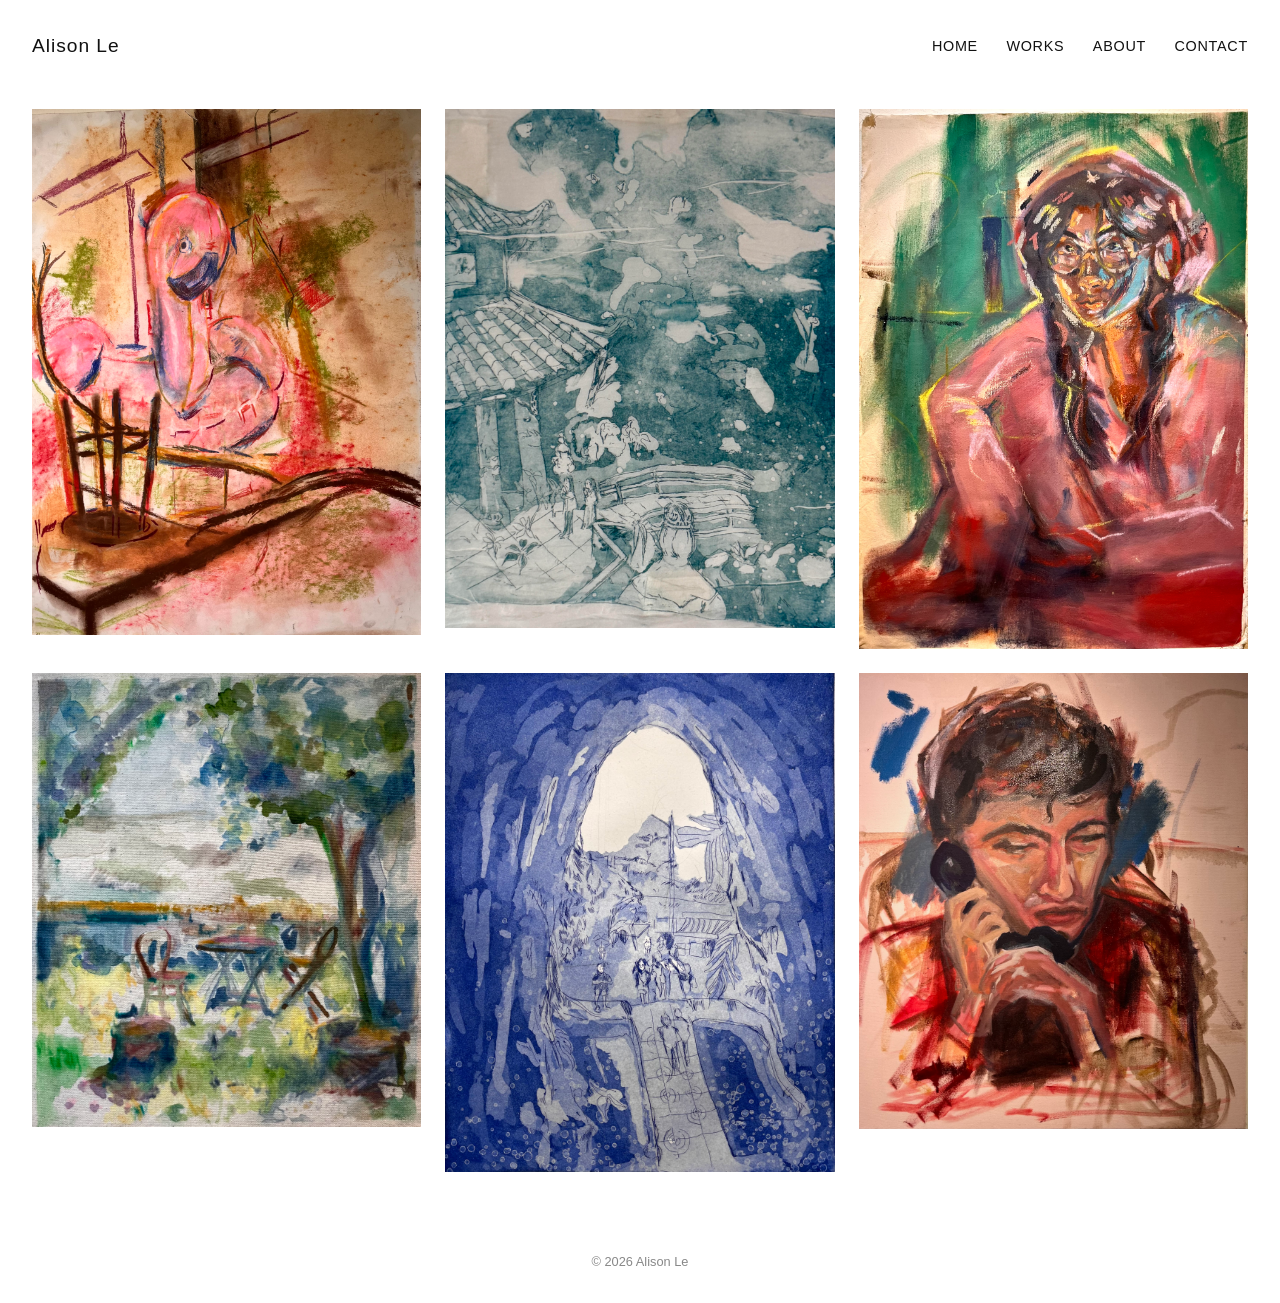
<file: index.html>
<!DOCTYPE html>
<html lang="en">
<head>
  <meta charset="UTF-8">
  <meta name="viewport" content="width=device-width, initial-scale=1.0">
  <meta http-equiv="Cache-Control" content="no-cache, no-store, must-revalidate">
  <meta http-equiv="Pragma" content="no-cache">
  <meta http-equiv="Expires" content="0">
  <title>Alison Le Artist Portfolio</title>
  <link rel="stylesheet" href="css/style.css">
</head>
<body>
  <header>
    <h1 class="site-title">Alison Le</h1>
    <nav>
      <a href="index.html">Home</a>
      <a href="works.html">Works</a>
      <a href="about.html">About</a>
      <a href="mailto:alisonle2046@gmail.com">Contact</a>
    </nav>
  </header>

  <main class="gallery-grid">
    <div class="gallery-item" id="work-flamingo">
      <img src="alisons-art/home-page/flamingo thing.jpg" alt="Flamingo floatie on table" title="Flamingo floatie on table">
    </div>
    <div class="gallery-item" id="work-temple">
      <img src="alisons-art/home-page/temple_vietnam.jpg" alt="Beautiful Temple in the Mountains of Vietnam" title="Beautiful Temple in the Mountains of Vietnam">
    </div>
    <div class="gallery-item" id="work-1321">
      <img src="alisons-art/home-page/IMG_1321.jpg" alt="Portrait of Girl" title="Portrait of Girl">
    </div>
    <div class="gallery-item" id="work-1324">
      <img src="alisons-art/home-page/IMG_1324.jpg" alt="Two chairs and a table by the lake" title="Two chairs and a table by the lake">
    </div>
    <div class="gallery-item" id="work-1327">
      <img src="alisons-art/home-page/IMG_1327.jpg" alt="Cave in Da Nang, Vietnam" title="Cave in Da Nang, Vietnam">
    </div>
    <div class="gallery-item" id="work-1329">
      <img src="alisons-art/home-page/IMG_1329.jpg" alt="Boy calling someone" title="Boy calling someone">
    </div>
  </main>

  <footer>
    <p>&copy; 2026 Alison Le</p>
  </footer>

  <script>
    fetch('works.csv')
      .then(res => res.text())
      .then(csv => {
        const lines = csv.trim().split('\n');
        const headers = lines[0].split(',');
        for (let i = 1; i < lines.length; i++) {
          const vals = lines[i].split(',');
          const entry = {};
          headers.forEach((h, idx) => { entry[h.trim()] = vals[idx] ? vals[idx].trim() : ''; });
          if (entry.title) {
            const el = document.getElementById(entry.id);
            if (el) {
              const img = el.querySelector('img');
              if (img) {
                img.alt = entry.title;
                img.title = entry.title;
              }
            }
          }
        }
      });
  </script>
</html>
</file>
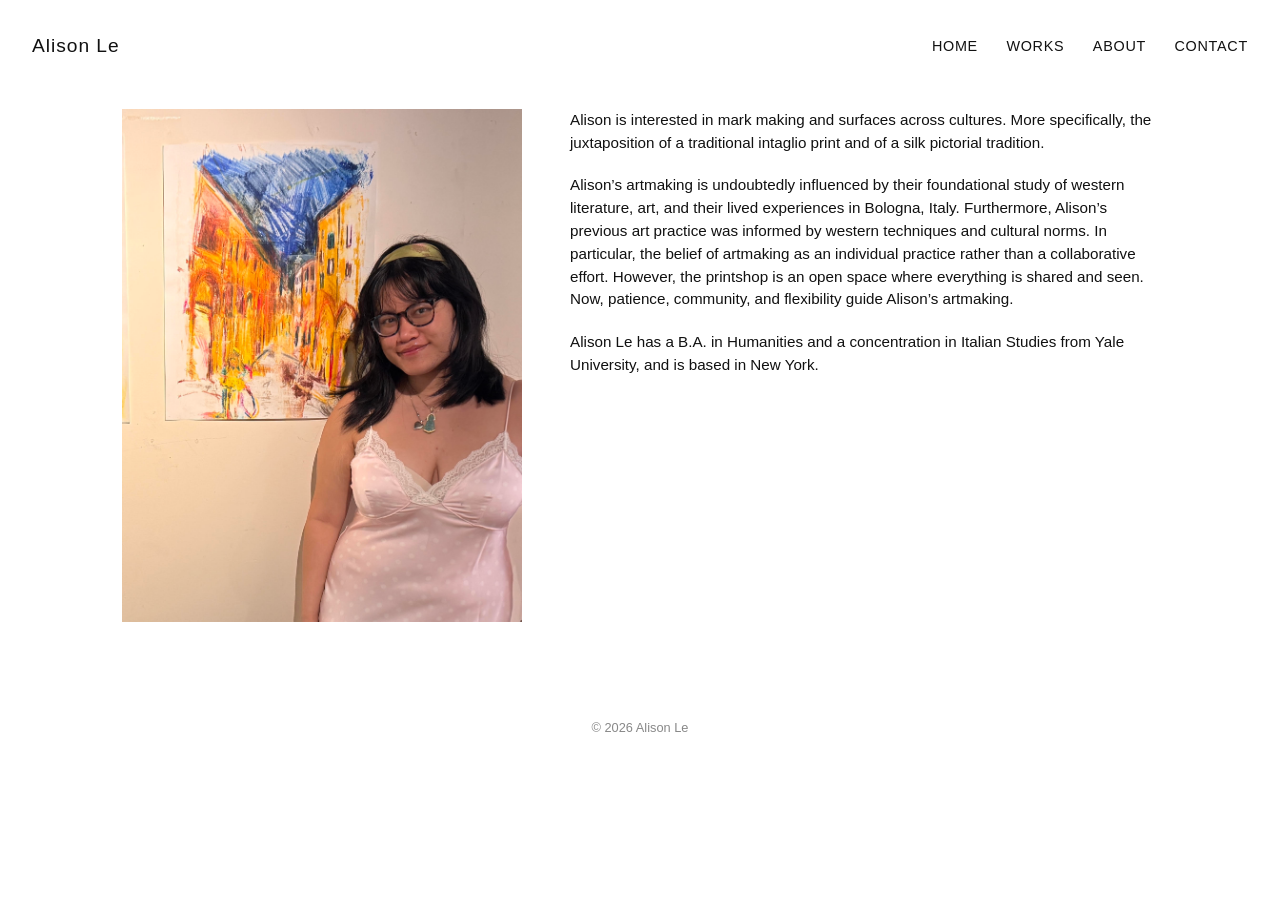
<file: about.html>
<!DOCTYPE html>
<html lang="en">
<head>
  <meta charset="UTF-8">
  <meta name="viewport" content="width=device-width, initial-scale=1.0">
  <meta http-equiv="Cache-Control" content="no-cache, no-store, must-revalidate">
  <meta http-equiv="Pragma" content="no-cache">
  <meta http-equiv="Expires" content="0">
  <title>Alison Le Info</title>
  <link rel="stylesheet" href="css/style.css">
</head>
<body>
  <header>
    <h1 class="site-title">Alison Le</h1>
    <nav>
      <a href="index.html">Home</a>
      <a href="works.html">Works</a>
      <a href="about.html">About</a>
      <a href="mailto:alisonle2046@gmail.com">Contact</a>
    </nav>
  </header>

  <main class="info-page">
    <div class="info-image">
      <img src="alisons-art/alison-headshot.jpg" alt="Alison Le headshot">
    </div>

    <div class="info-text">
      <p>Alison is interested in mark making and surfaces across cultures. More specifically, the juxtaposition of a traditional intaglio print and of a silk pictorial tradition.</p>
      <p> Alison&rsquo;s artmaking is undoubtedly influenced by their foundational study of western literature, art, and their lived experiences in Bologna, Italy. Furthermore, Alison&rsquo;s previous art practice was informed by western techniques and cultural norms. In particular, the belief of artmaking as an individual practice rather than a collaborative effort. However, the printshop is an open space where everything is shared and seen. Now, patience, community, and flexibility guide Alison&rsquo;s artmaking.</p>
      <p>Alison Le has a B.A. in Humanities and a concentration in Italian Studies from Yale University, and is based in New York.</p>
    </div>
  </main>

  <footer>
    <p>&copy; 2026 Alison Le</p>
  </footer>
</body>
</html>
</file>
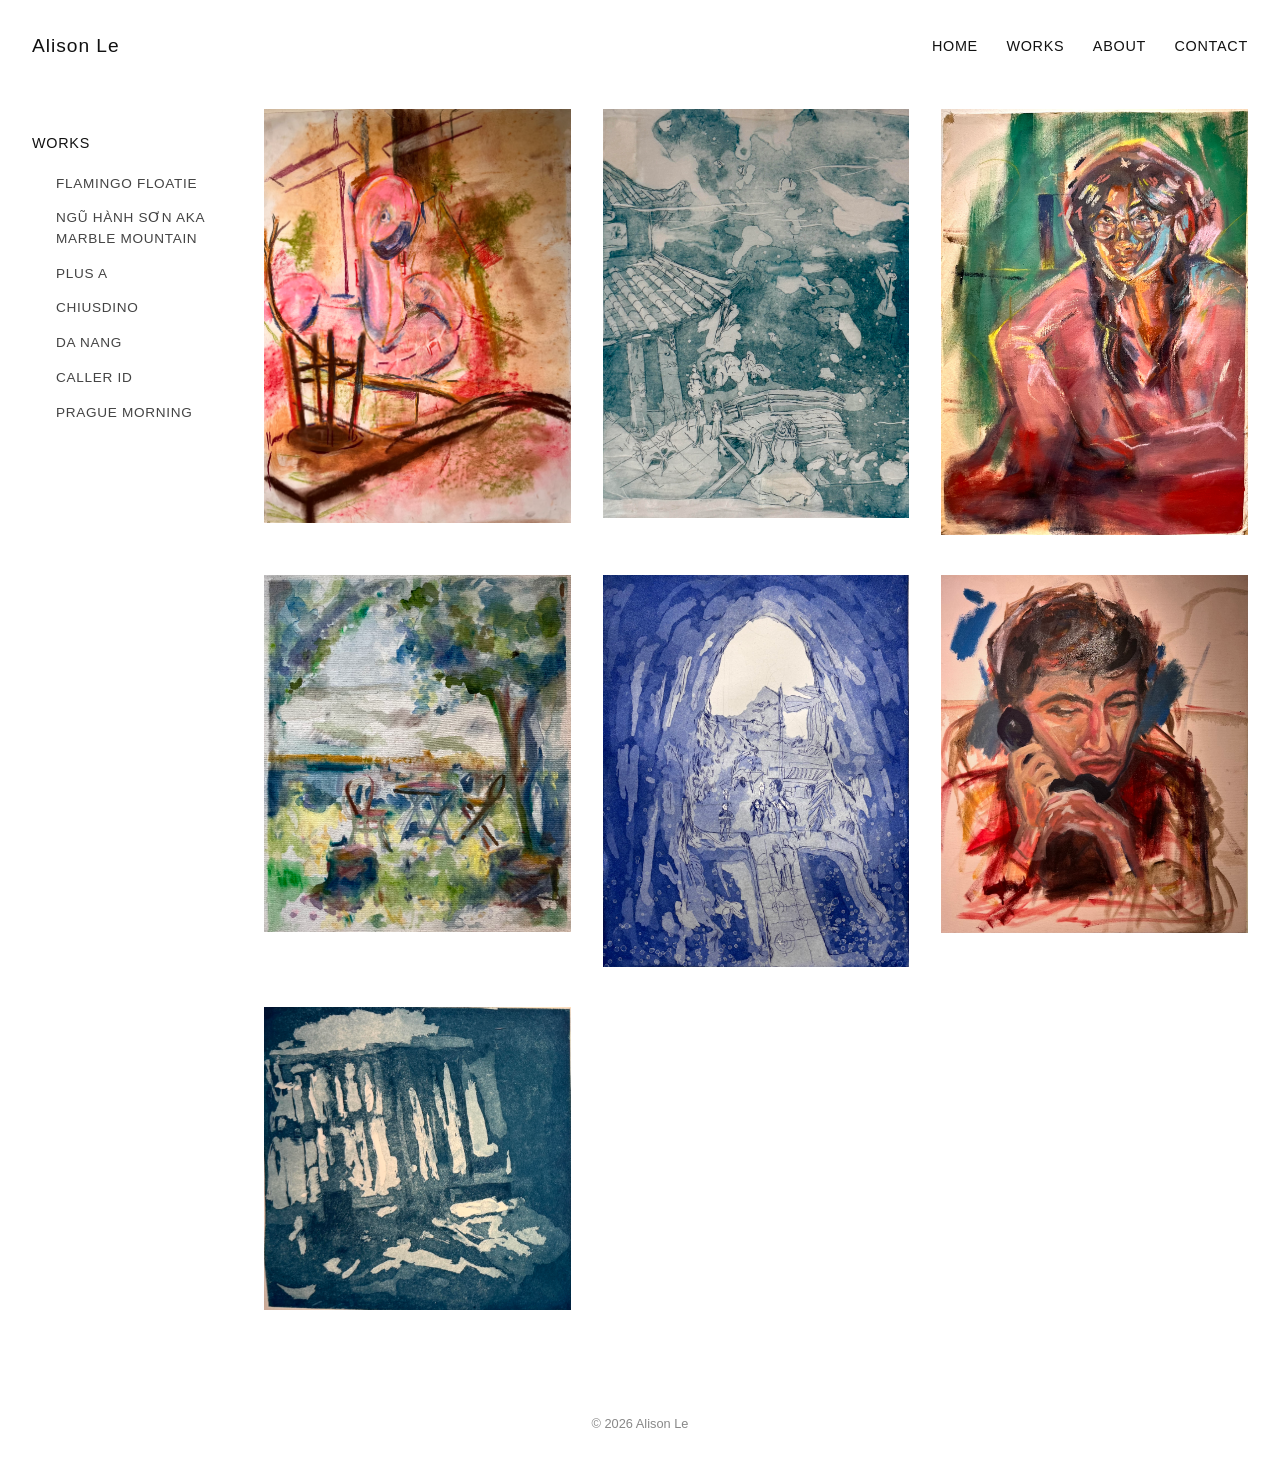
<file: works.html>
<!DOCTYPE html>
<html lang="en">
<head>
  <meta charset="UTF-8">
  <meta name="viewport" content="width=device-width, initial-scale=1.0">
  <meta http-equiv="Cache-Control" content="no-cache, no-store, must-revalidate">
  <meta http-equiv="Pragma" content="no-cache">
  <meta http-equiv="Expires" content="0">
  <title>Alison Le Works</title>
  <link rel="stylesheet" href="css/style.css">
</head>
<body>
  <header>
    <h1 class="site-title">Alison Le</h1>
    <nav>
      <a href="index.html">Home</a>
      <a href="works.html">Works</a>
      <a href="about.html">About</a>
      <a href="mailto:alisonle2046@gmail.com">Contact</a>
    </nav>
  </header>

  <div class="works-layout">
    <aside class="sidebar">
      <nav class="sidebar-nav">
        <br/>
        <h2>Works</h2>
        <ul>
          <li><a href="#work-flamingo">flamingo thing.jpg</a></li>
          <li><a href="#work-temple">temple_vietnam.jpg</a></li>
          <li><a href="#work-1321">IMG_1321.jpg</a></li>
          <li><a href="#work-1324">IMG_1324.jpg</a></li>
          <li><a href="#work-1327">IMG_1327.jpg</a></li>
          <li><a href="#work-1329">IMG_1329.jpg</a></li>
          <li><a href="#work-13">image13.jpg</a></li>
        </ul>
      </nav>
    </aside>

    <main class="works-grid">
      <div class="work-entry" id="work-flamingo">
        <img src="alisons-art/home-page/flamingo thing.jpg" alt="Flamingo floatie on table" title="Flamingo floatie on table">
      </div>
      <div class="work-entry" id="work-temple">
        <img src="alisons-art/home-page/temple_vietnam.jpg" alt="Beautiful Temple in the Mountains of Vietnam" title="Beautiful Temple in the Mountains of Vietnam">
      </div>
      <div class="work-entry" id="work-1321">
        <img src="alisons-art/home-page/IMG_1321.jpg" alt="Portrait of Girl" title="Portrait of Girl">
      </div>
      <div class="work-entry" id="work-1324">
        <img src="alisons-art/home-page/IMG_1324.jpg" alt="Two chairs and a table by the lake" title="Two chairs and a table by the lake">
      </div>
      <div class="work-entry" id="work-1327">
        <img src="alisons-art/home-page/IMG_1327.jpg" alt="Cave in Da Nang, Vietnam" title="Cave in Da Nang, Vietnam">
      </div>
      <div class="work-entry" id="work-1329">
        <img src="alisons-art/home-page/IMG_1329.jpg" alt="Boy calling someone" title="Boy calling someone">
      </div>
      <!-- <div class="work-entry" id="piece-2">
        <img src="alisons-art/image2.jpg" alt="Artwork 2" title="Untitled, 2025">
        <p class="work-title">Untitled, 2025</p>
      </div>
      <div class="work-entry" id="piece-3">
        <img src="alisons-art/image3.jpg" alt="Artwork 3" title="Untitled, 2025">
        <p class="work-title">Untitled, 2025</p>
      </div>
      <div class="work-entry" id="piece-4">
        <img src="alisons-art/image4.jpg" alt="Artwork 4" title="Untitled, 2025">
        <p class="work-title">Untitled, 2025</p>
      </div> -->
      <!-- <div class="work-entry" id="piece-5">
        <img src="alisons-art/image5.jpg" alt="Artwork 5" title="Untitled, 2025">
        <p class="work-title">Untitled, 2025</p>
      </div>
      <div class="work-entry" id="piece-6">
        <img src="alisons-art/image6.jpg" alt="Artwork 6" title="Untitled, 2025">
        <p class="work-title">Untitled, 2025</p>
      </div>
      <div class="work-entry" id="piece-8">
        <img src="alisons-art/image8.jpg" alt="Artwork 8" title="Untitled, 2025">
        <p class="work-title">Untitled, 2025</p>
      </div>
      <div class="work-entry" id="piece-9">
        <img src="alisons-art/image9.jpg" alt="Artwork 9" title="Untitled, 2025">
        <p class="work-title">Untitled, 2025</p>
      </div>
      <div class="work-entry" id="piece-10">
        <img src="alisons-art/image10.jpg" alt="Artwork 10" title="Untitled, 2025">
        <p class="work-title">Untitled, 2025</p>
      </div>
      <div class="work-entry" id="piece-11">
        <img src="alisons-art/image11.jpg" alt="Artwork 11" title="Untitled, 2025">
        <p class="work-title">Untitled, 2025</p>
      </div>
      <div class="work-entry" id="piece-12">
        <img src="alisons-art/image12.jpg" alt="Artwork 12" title="Untitled, 2025">
        <p class="work-title">Untitled, 2025</p>
      </div>-->
      <div class="work-entry" id="work-13">
        <img src="alisons-art/image13.jpg" alt="Artwork 13" title="Untitled, 2025">
      </div>
      <!-- <div class="work-entry" id="piece-14">
        <img src="alisons-art/image14.jpg" alt="Artwork 14" title="Untitled, 2025">
        <p class="work-title">Untitled, 2025</p>
      </div>
      <div class="work-entry" id="piece-15">
        <img src="alisons-art/image15.jpg" alt="Artwork 15" title="Untitled, 2025">
        <p class="work-title">Untitled, 2025</p>
      </div> -->
    </main>
  </div>

  <footer>
    <p>&copy; 2026 Alison Le</p>
  </footer>

  <script>
    const grid = document.querySelector('.works-grid');
    let metadata = {};

    // Load metadata from CSV and populate sidebar
    fetch('works.csv')
      .then(res => res.text())
      .then(csv => {
        const lines = csv.trim().split('\n');
        const headers = lines[0].split(',');
        for (let i = 1; i < lines.length; i++) {
          const vals = lines[i].split(',');
          const entry = {};
          headers.forEach((h, idx) => { entry[h.trim()] = vals[idx] ? vals[idx].trim() : ''; });
          metadata[entry.id] = entry;
        }

        // Populate sidebar link text and image alt text from CSV title
        document.querySelectorAll('.sidebar-nav a').forEach(link => {
          const id = link.getAttribute('href').slice(1);
          const data = metadata[id];
          if (data && data.title) {
            link.textContent = data.title;
            const entry = document.getElementById(id);
            if (entry) {
              const img = entry.querySelector('img');
              if (img) {
                img.alt = data.title;
                img.title = data.title;
              }
            }
          }
        });
      });

    document.querySelectorAll('.sidebar-nav a').forEach(link => {
      link.addEventListener('click', function(e) {
        e.preventDefault();
        const targetId = this.getAttribute('href').slice(1);
        const targetEntry = document.getElementById(targetId);

        // Remove active and caption from all entries
        document.querySelectorAll('.work-entry').forEach(entry => {
          entry.classList.remove('active');
          const cap = entry.querySelector('.work-caption');
          if (cap) cap.remove();
        });

        // Show and enlarge the selected one
        targetEntry.classList.add('active');

        // Build caption from CSV metadata
        const data = metadata[targetId] || {};
        const title = data.title || 'Untitled';
        const date = data.date || '2025';
        const material = data.material || 'MATERIAL';
        const dimensions = data.dimensions || 'DIMENSIONS';
        const caption = document.createElement('p');
        caption.className = 'work-caption';
        caption.innerHTML = `Alison Le. <em>${title}</em>, ${date}. ${material}. ${dimensions}.`;
        targetEntry.appendChild(caption);

        grid.classList.add('viewing');
      });
    });

    // Close enlarged view when clicking the image or the grid background
    grid.addEventListener('click', function(e) {
      if (e.target === this || e.target.tagName === 'IMG') {
        document.querySelectorAll('.work-entry').forEach(entry => {
          entry.classList.remove('active');
          const cap = entry.querySelector('.work-caption');
          if (cap) cap.remove();
        });
        grid.classList.remove('viewing');
      }
    });
  </script>
</body>
</html>
</file>
<file: css/style.css>
@import url('https://api.fontshare.com/v2/css?f[]=satoshi@400,500,700&display=swap');

* { box-sizing: border-box; margin: 0; padding: 0; }

body {
  font-family: 'Satoshi', 'Helvetica Neue', Arial, sans-serif;
  color: #111;
  background: #fff;
  line-height: 1.5;
}

header {
  display: flex;
  justify-content: space-between;
  align-items: center;
  padding: 2rem;
  position: sticky;
  top: 0;
  background: #fff;
  z-index: 100;
}

.site-title {
  font-size: 1.2rem;
  font-weight: 500;
  letter-spacing: 0.05em;
}

nav a {
  margin-left: 1.5rem;
  text-decoration: none;
  color: #111;
  font-size: 0.9rem;
  text-transform: uppercase;
  letter-spacing: 0.05em;
}

nav a:hover { opacity: 0.6; }

.gallery-grid {
  display: grid;
  grid-template-columns: repeat(3, 1fr);
  gap: 1.5rem;
  padding: 1rem 2rem 3rem;
}

.gallery-item img {
  width: 100%;
  height: auto;
  display: block;
}

footer {
  text-align: center;
  padding: 2rem;
  font-size: 0.8rem;
  color: #888;
}

/* Works page — sidebar + grid layout */
.works-layout {
  display: flex;
  gap: 2rem;
  padding: 1rem 2rem 4rem;
}

.sidebar {
  flex: 0 0 200px;
  position: sticky;
  top: 5rem;
  align-self: flex-start;
}

.sidebar-nav h2 {
  font-size: 0.9rem;
  font-weight: 500;
  text-transform: uppercase;
  letter-spacing: 0.05em;
  margin-bottom: 1rem;
}

.sidebar-nav ul {
  list-style: none;
}

.sidebar-nav li {
  margin-bottom: 0.5rem;
}

.sidebar-nav a {
  text-decoration: none;
  color: #444;
  font-size: 0.85rem;
  display: block;
  padding: 0.2rem 0;
  transition: color 0.2s;
}

.sidebar-nav a:hover {
  color: #111;
}

.works-grid {
  display: grid;
  grid-template-columns: repeat(3, 1fr);
  gap: 2rem;
  flex: 1;
  padding: 0;
}

.work-entry {
  max-width: 100%;
}

.work-entry img {
  width: 100%;
  height: auto;
  display: block;
  margin-bottom: 0.5rem;
}

/* Enlarged overlay view */
.works-grid.viewing .work-entry:not(.active) {
  display: none;
}

.works-grid.viewing .work-entry.active {
  display: flex;
  flex-direction: column;
  justify-content: center;
  align-items: center;
  position: fixed;
  top: 0;
  left: 0;
  width: 100%;
  height: 100%;
  background: rgba(255,255,255,0.95);
  z-index: 200;
  padding: 2rem;
  max-width: 100%;
}

.works-grid.viewing .work-entry.active img {
  max-height: 75vh;
  max-width: 85vw;
  width: auto;
  height: auto;
  object-fit: contain;
  margin-bottom: 0.75rem;
  cursor: pointer;
}

.work-caption {
  font-size: 0.85rem;
  color: #444;
  text-align: center;
  max-width: 600px;
  line-height: 1.5;
}

.work-title {
  font-size: 0.85rem;
  color: #444;
  text-align: left;
}

/* Info / About page */
.info-page {
  display: flex;
  flex-wrap: wrap;
  gap: 3rem;
  padding: 1rem 2rem 4rem;
  max-width: 1100px;
  margin: 0 auto;
  align-items: flex-start;
}

.info-image {
  flex: 1 1 320px;
  max-width: 400px;
}

.info-image img {
  width: 100%;
  height: auto;
  display: block;
}

.info-text {
  flex: 2 1 400px;
  font-size: 0.95rem;
}

.info-text p {
  margin-bottom: 1.25rem;
}

@media (max-width: 700px) {
  .info-page { gap: 2rem; }
  .info-image { max-width: 100%; }

  /* Works page: hide grid images, show only sidebar on mobile */
  .works-layout {
    flex-direction: column;
    padding: 1rem 1.5rem 4rem;
  }

  .sidebar {
    flex: none;
    position: static;
    width: 100%;
  }

  .works-grid {
    display: none;
  }

  /* Enlarged overlay still works on mobile */
  .works-grid.viewing {
    display: block;
    position: fixed;
    top: 0;
    left: 0;
    width: 100%;
    height: 100%;
    z-index: 200;
  }

  .works-grid.viewing .work-entry.active {
    position: fixed;
  }
}
</file>
